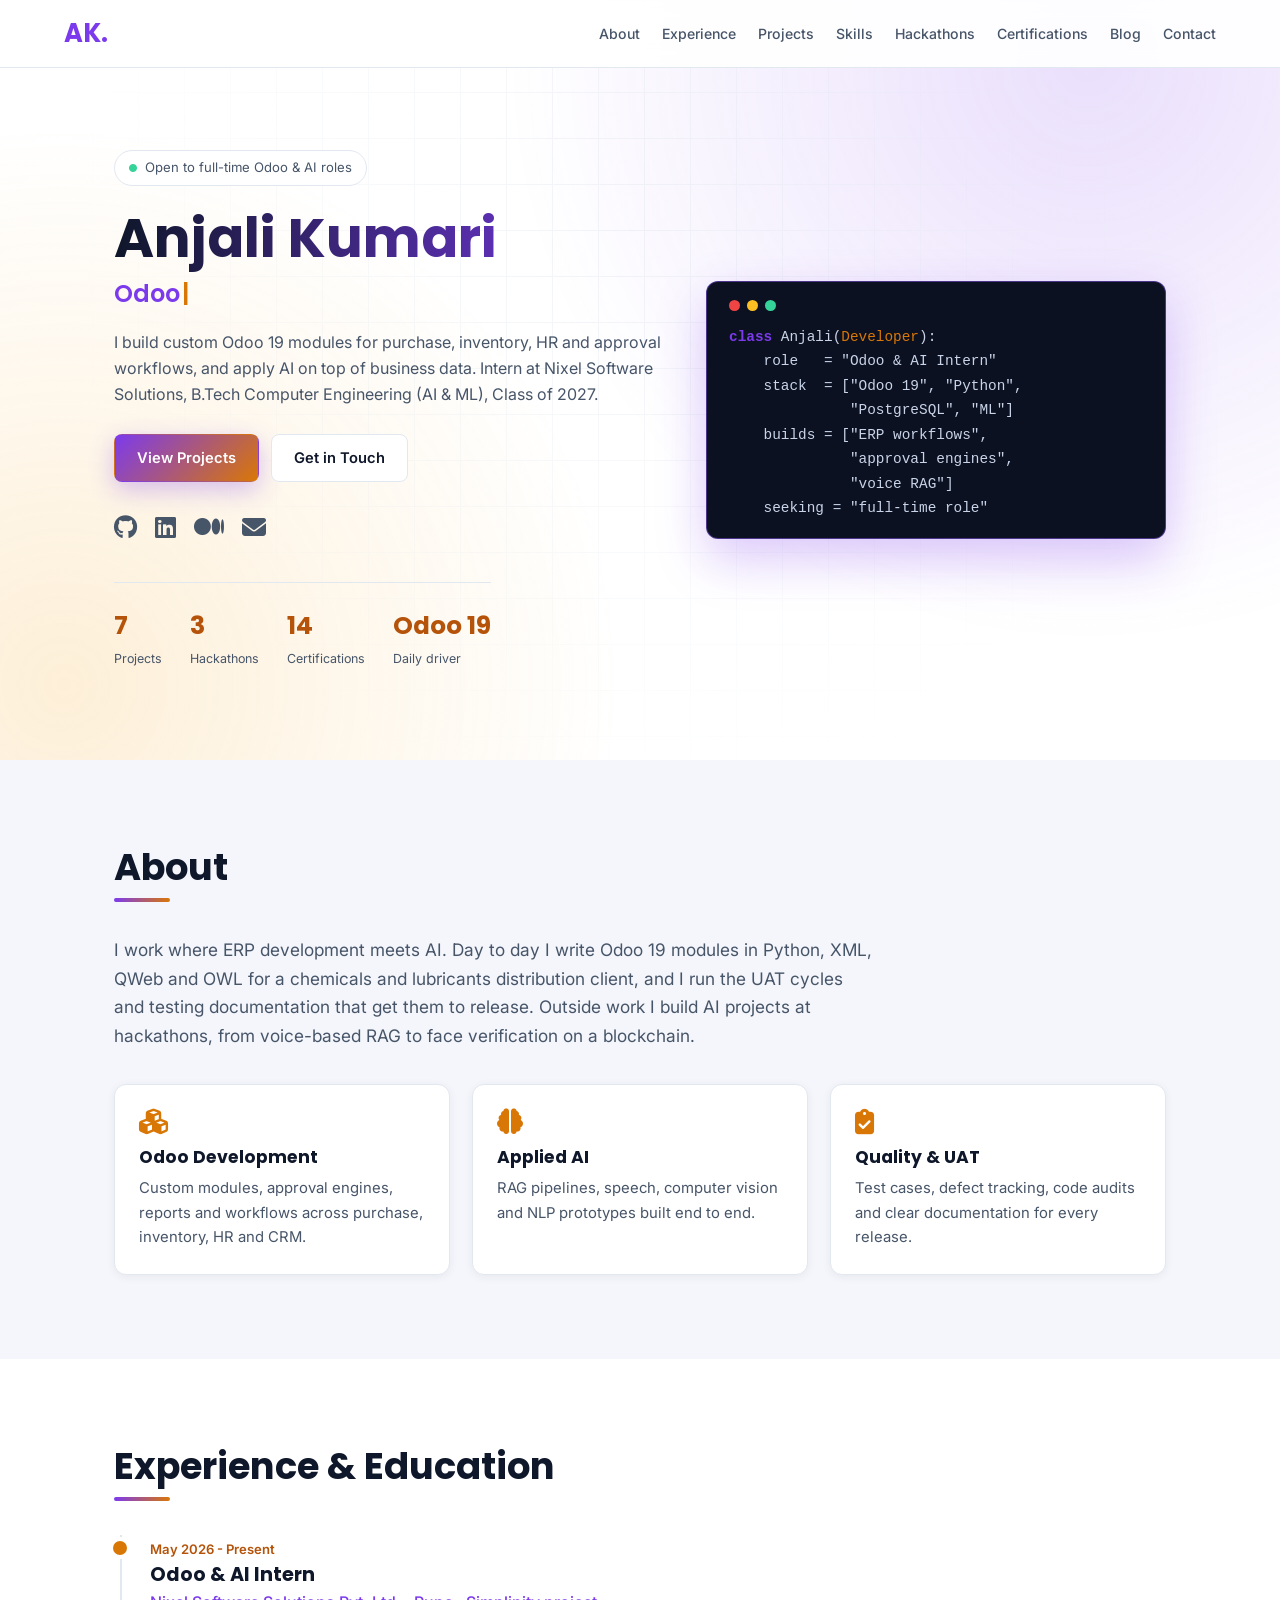
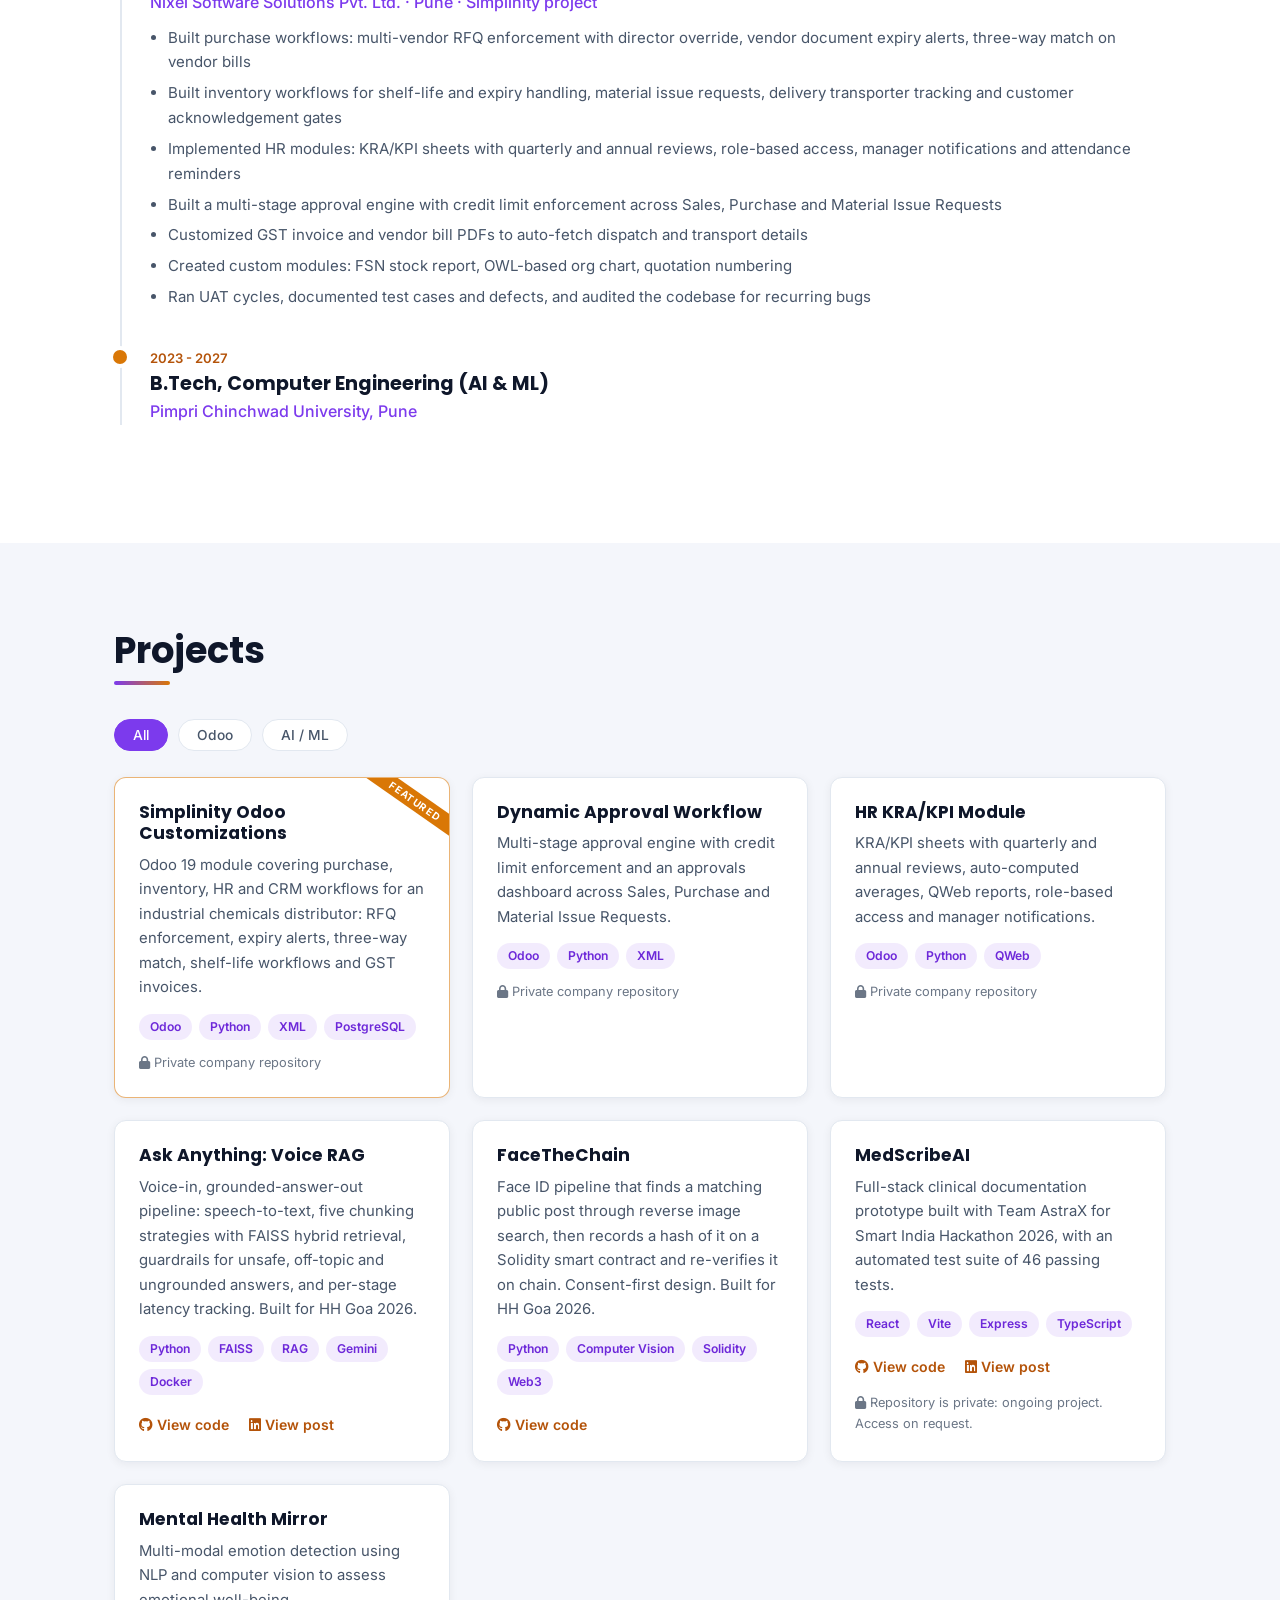
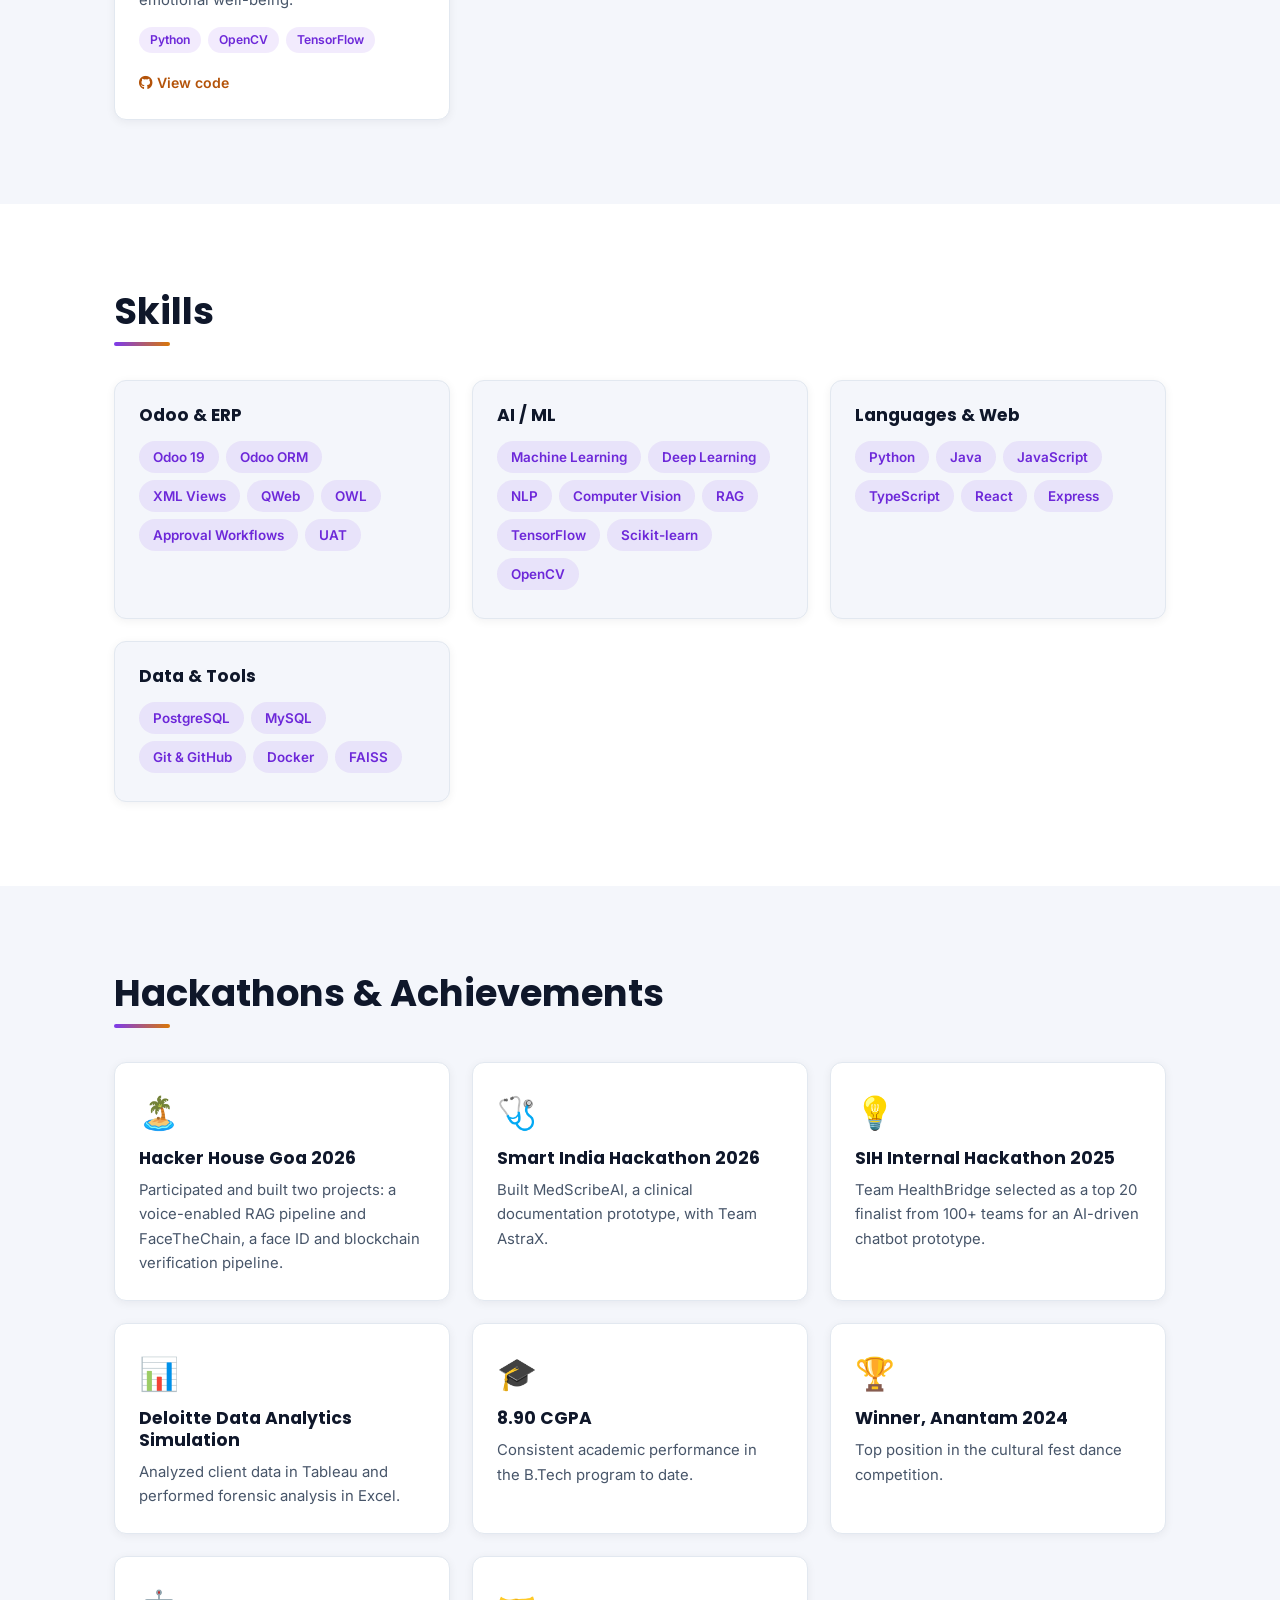
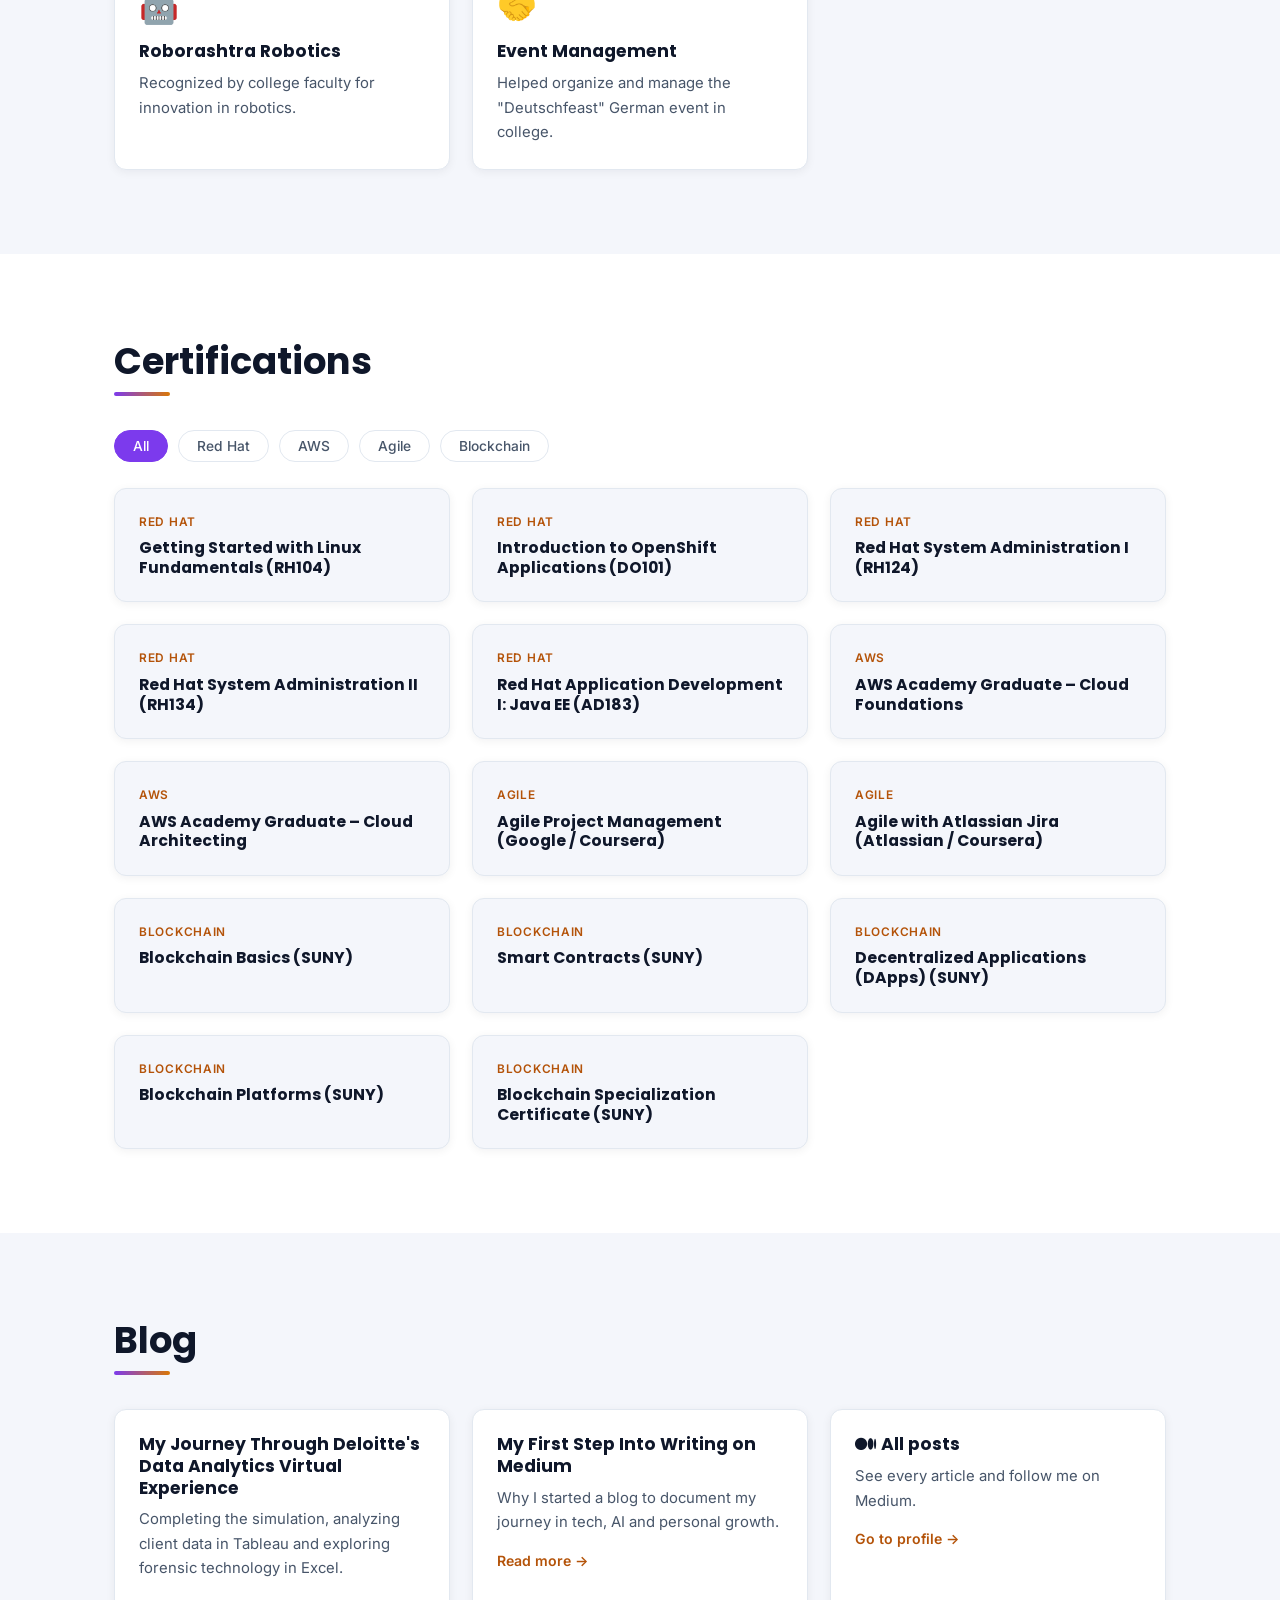
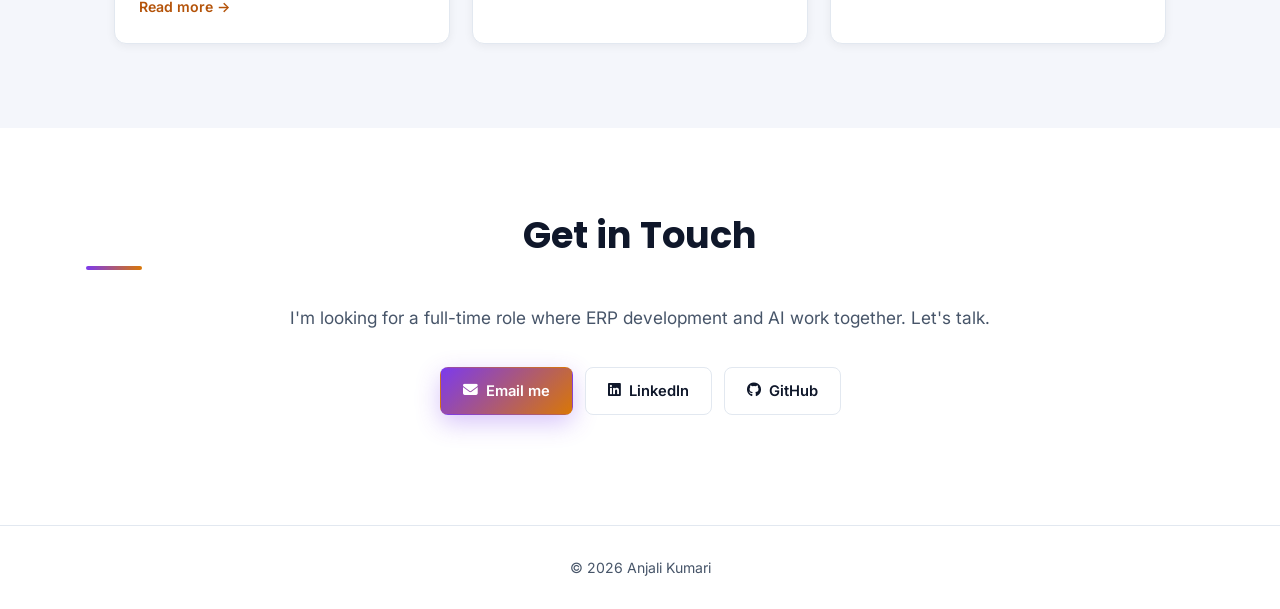
<file: index.html>
<!DOCTYPE html>
<html lang="en">
<head>
<meta charset="UTF-8">
<meta name="viewport" content="width=device-width, initial-scale=1.0">
<title>Anjali Kumari | Odoo &amp; AI Developer</title>
<meta name="description" content="Odoo & AI Developer Intern building custom Odoo 19 modules and AI projects. Portfolio of Anjali Kumari.">
<meta property="og:title" content="Anjali Kumari | Odoo & AI Developer">
<meta property="og:description" content="Custom Odoo 19 modules, ERP workflows and applied AI.">
<link rel="icon" href="data:image/svg+xml,<svg xmlns='http://www.w3.org/2000/svg' viewBox='0 0 100 100'><text y='.9em' font-size='90'>⚙️</text></svg>">
<link rel="stylesheet" href="https://cdnjs.cloudflare.com/ajax/libs/font-awesome/6.5.1/css/all.min.css">
<link rel="preconnect" href="https://fonts.googleapis.com">
<link rel="preconnect" href="https://fonts.gstatic.com" crossorigin>
<link href="https://fonts.googleapis.com/css2?family=Poppins:wght@500;600;700&family=Inter:wght@400;500;600&display=swap" rel="stylesheet">
<link rel="stylesheet" href="style.css">
<script>document.documentElement.classList.add('js')</script>
</head>
<body>
<div id="bar"></div>
<header>
  <a class="logo" href="#top">AK.</a>
  <button class="menu-btn" aria-label="Menu" aria-expanded="false"><i class="fas fa-bars"></i></button>
  <nav><ul>
    <li><a href="#about">About</a></li><li><a href="#experience">Experience</a></li>
    <li><a href="#projects">Projects</a></li><li><a href="#skills">Skills</a></li>
    <li><a href="#hackathons">Hackathons</a></li><li><a href="#certifications">Certifications</a></li>
    <li><a href="#blog">Blog</a></li><li><a href="#contact">Contact</a></li>
  </ul></nav>
</header>

<main id="top">
<section id="hero">
  <div class="wrap hero-grid">
    <div>
      <span class="badge"><i class="fas fa-circle"></i> Open to full-time Odoo &amp; AI roles</span>
      <h1 class="grad">Anjali Kumari</h1>
      <h2><span id="role">Odoo &amp; AI Developer</span><span class="cursor">|</span></h2>
      <p>I build custom Odoo 19 modules for purchase, inventory, HR and approval workflows, and apply AI on top of business data. Intern at Nixel Software Solutions, B.Tech Computer Engineering (AI &amp; ML), Class of 2027.</p>
      <div class="btns">
        <a class="btn primary" href="#projects">View Projects</a>
        <a class="btn" href="#contact">Get in Touch</a>
        <a class="btn" data-link="resume" hidden target="_blank"><i class="fas fa-file-arrow-down"></i> Resume</a>
      </div>
      <div class="social">
        <a href="https://github.com/Kumari-Anjali-12" target="_blank" title="GitHub"><i class="fab fa-github"></i></a>
        <a href="https://www.linkedin.com/in/anjali-kumari-ab0300292" target="_blank" title="LinkedIn"><i class="fab fa-linkedin"></i></a>
        <a href="https://medium.com/@Anjali-Kumari-26" target="_blank" title="Medium"><i class="fab fa-medium"></i></a>
        <a href="mailto:kumarianjali5424@gmail.com" title="Email"><i class="fas fa-envelope"></i></a>
      </div>
      <div class="stats">
        <div><b data-n="7">7</b><span>Projects</span></div>
        <div><b data-n="3">3</b><span>Hackathons</span></div>
        <div><b data-n="14">14</b><span>Certifications</span></div>
        <div><b>Odoo 19</b><span>Daily driver</span></div>
      </div>
    </div>
    <div class="code-card" aria-hidden="true">
      <div class="dots"><i></i><i></i><i></i></div>
<pre><b>class</b> Anjali(<i>Developer</i>):
    role   = "Odoo &amp; AI Intern"
    stack  = ["Odoo 19", "Python",
              "PostgreSQL", "ML"]
    builds = ["ERP workflows",
              "approval engines",
              "voice RAG"]
    seeking = "full-time role"</pre>
    </div>
  </div>
</section>

<section id="about"><div class="wrap">
  <h2>About</h2>
  <p class="lead">I work where ERP development meets AI. Day to day I write Odoo 19 modules in Python, XML, QWeb and OWL for a chemicals and lubricants distribution client, and I run the UAT cycles and testing documentation that get them to release. Outside work I build AI projects at hackathons, from voice-based RAG to face verification on a blockchain.</p>
  <div class="grid3">
    <div class="card"><i class="fas fa-cubes"></i><h3>Odoo Development</h3><p>Custom modules, approval engines, reports and workflows across purchase, inventory, HR and CRM.</p></div>
    <div class="card"><i class="fas fa-brain"></i><h3>Applied AI</h3><p>RAG pipelines, speech, computer vision and NLP prototypes built end to end.</p></div>
    <div class="card"><i class="fas fa-clipboard-check"></i><h3>Quality &amp; UAT</h3><p>Test cases, defect tracking, code audits and clear documentation for every release.</p></div>
  </div>
</div></section>

<section id="experience"><div class="wrap">
  <h2>Experience &amp; Education</h2>
  <div class="timeline">
    <div class="t-item">
      <time>May 2026 - Present</time>
      <h3>Odoo &amp; AI Intern</h3><p class="sub">Nixel Software Solutions Pvt. Ltd. &middot; Pune &middot; Simplinity project</p>
      <ul>
        <li>Built purchase workflows: multi-vendor RFQ enforcement with director override, vendor document expiry alerts, three-way match on vendor bills</li>
        <li>Built inventory workflows for shelf-life and expiry handling, material issue requests, delivery transporter tracking and customer acknowledgement gates</li>
        <li>Implemented HR modules: KRA/KPI sheets with quarterly and annual reviews, role-based access, manager notifications and attendance reminders</li>
        <li>Built a multi-stage approval engine with credit limit enforcement across Sales, Purchase and Material Issue Requests</li>
        <li>Customized GST invoice and vendor bill PDFs to auto-fetch dispatch and transport details</li>
        <li>Created custom modules: FSN stock report, OWL-based org chart, quotation numbering</li>
        <li>Ran UAT cycles, documented test cases and defects, and audited the codebase for recurring bugs</li>
      </ul>
    </div>
    <div class="t-item">
      <time>2023 - 2027</time>
      <h3>B.Tech, Computer Engineering (AI &amp; ML)</h3><p class="sub">Pimpri Chinchwad University, Pune</p>
    </div>
  </div>
</div></section>

<section id="projects"><div class="wrap">
  <h2>Projects</h2>
  <div class="filters" data-target="proj">
    <button class="active" data-f="all">All</button><button data-f="odoo">Odoo</button><button data-f="ai">AI / ML</button>
  </div>
  <div class="grid3" id="proj">
    <article class="card proj featured" data-c="odoo"><h3>Simplinity Odoo Customizations</h3><p>Odoo 19 module covering purchase, inventory, HR and CRM workflows for an industrial chemicals distributor: RFQ enforcement, expiry alerts, three-way match, shelf-life workflows and GST invoices.</p><div class="tags"><span>Odoo</span><span>Python</span><span>XML</span><span>PostgreSQL</span></div><p class="note"><i class="fas fa-lock"></i> Private company repository</p></article>
    <article class="card proj" data-c="odoo"><h3>Dynamic Approval Workflow</h3><p>Multi-stage approval engine with credit limit enforcement and an approvals dashboard across Sales, Purchase and Material Issue Requests.</p><div class="tags"><span>Odoo</span><span>Python</span><span>XML</span></div><p class="note"><i class="fas fa-lock"></i> Private company repository</p></article>
    <article class="card proj" data-c="odoo"><h3>HR KRA/KPI Module</h3><p>KRA/KPI sheets with quarterly and annual reviews, auto-computed averages, QWeb reports, role-based access and manager notifications.</p><div class="tags"><span>Odoo</span><span>Python</span><span>QWeb</span></div><p class="note"><i class="fas fa-lock"></i> Private company repository</p></article>
    <article class="card proj" data-c="ai"><h3>Ask Anything: Voice RAG</h3><p>Voice-in, grounded-answer-out pipeline: speech-to-text, five chunking strategies with FAISS hybrid retrieval, guardrails for unsafe, off-topic and ungrounded answers, and per-stage latency tracking. Built for HH Goa 2026.</p><div class="tags"><span>Python</span><span>FAISS</span><span>RAG</span><span>Gemini</span><span>Docker</span></div><a class="link" data-link="rag" target="_blank" hidden><i class="fab fa-github"></i> View code</a> <a class="link" data-link="ragPost" target="_blank" hidden style="margin-left:16px"><i class="fab fa-linkedin"></i> View post</a></article>
    <article class="card proj" data-c="ai"><h3>FaceTheChain</h3><p>Face ID pipeline that finds a matching public post through reverse image search, then records a hash of it on a Solidity smart contract and re-verifies it on chain. Consent-first design. Built for HH Goa 2026.</p><div class="tags"><span>Python</span><span>Computer Vision</span><span>Solidity</span><span>Web3</span></div><a class="link" data-link="facechain" target="_blank" hidden><i class="fab fa-github"></i> View code</a></article>
    <article class="card proj" data-c="ai"><h3>MedScribeAI</h3><p>Full-stack clinical documentation prototype built with Team AstraX for Smart India Hackathon 2026, with an automated test suite of 46 passing tests.</p><div class="tags"><span>React</span><span>Vite</span><span>Express</span><span>TypeScript</span></div><a class="link" data-link="medscribe" target="_blank" hidden><i class="fab fa-github"></i> View code</a> <a class="link" data-link="sih2026" target="_blank" hidden style="margin-left:16px"><i class="fab fa-linkedin"></i> View post</a><p class="note"><i class="fas fa-lock"></i> Repository is private: ongoing project. Access on request.</p></article>
    <article class="card proj" data-c="ai"><h3>Mental Health Mirror</h3><p>Multi-modal emotion detection using NLP and computer vision to assess emotional well-being.</p><div class="tags"><span>Python</span><span>OpenCV</span><span>TensorFlow</span></div><a class="link" data-link="mhm" target="_blank" hidden><i class="fab fa-github"></i> View code</a></article>
  </div>
</div></section>

<section id="skills"><div class="wrap">
  <h2>Skills</h2>
  <div class="grid3">
    <div class="card"><h3>Odoo &amp; ERP</h3><div class="tags big"><span>Odoo 19</span><span>Odoo ORM</span><span>XML Views</span><span>QWeb</span><span>OWL</span><span>Approval Workflows</span><span>UAT</span></div></div>
    <div class="card"><h3>AI / ML</h3><div class="tags big"><span>Machine Learning</span><span>Deep Learning</span><span>NLP</span><span>Computer Vision</span><span>RAG</span><span>TensorFlow</span><span>Scikit-learn</span><span>OpenCV</span></div></div>
    <div class="card"><h3>Languages &amp; Web</h3><div class="tags big"><span>Python</span><span>Java</span><span>JavaScript</span><span>TypeScript</span><span>React</span><span>Express</span></div></div>
    <div class="card"><h3>Data &amp; Tools</h3><div class="tags big"><span>PostgreSQL</span><span>MySQL</span><span>Git &amp; GitHub</span><span>Docker</span><span>FAISS</span></div></div>
  </div>
</div></section>

<section id="hackathons"><div class="wrap">
  <h2>Hackathons &amp; Achievements</h2>
  <div class="grid3">
    <a class="card ach" data-link="ragPost" target="_blank"><span>🏝️</span><h3>Hacker House Goa 2026</h3><p>Participated and built two projects: a voice-enabled RAG pipeline and FaceTheChain, a face ID and blockchain verification pipeline.</p></a>
    <a class="card ach" data-link="sih2026" target="_blank"><span>🩺</span><h3>Smart India Hackathon 2026</h3><p>Built MedScribeAI, a clinical documentation prototype, with Team AstraX.</p></a>
    <a class="card ach" href="https://www.linkedin.com/posts/anjali-kumari-ab0300292_smartindiahackathon2025-smartindiahackathon-activity-7383509331205492736-Ukmk" target="_blank"><span>💡</span><h3>SIH Internal Hackathon 2025</h3><p>Team HealthBridge selected as a top 20 finalist from 100+ teams for an AI-driven chatbot prototype.</p></a>
    <a class="card ach" href="https://www.linkedin.com/posts/anjali-kumari-ab0300292_deloitte-dataanalytics-virtualexperience-activity-7392181471618269184-f967" target="_blank"><span>📊</span><h3>Deloitte Data Analytics Simulation</h3><p>Analyzed client data in Tableau and performed forensic analysis in Excel.</p></a>
    <div class="card ach"><span>🎓</span><h3>8.90 CGPA</h3><p>Consistent academic performance in the B.Tech program to date.</p></div>
    <div class="card ach"><span>🏆</span><h3>Winner, Anantam 2024</h3><p>Top position in the cultural fest dance competition.</p></div>
    <div class="card ach"><span>🤖</span><h3>Roborashtra Robotics</h3><p>Recognized by college faculty for innovation in robotics.</p></div>
    <div class="card ach"><span>🤝</span><h3>Event Management</h3><p>Helped organize and manage the "Deutschfeast" German event in college.</p></div>
  </div>
</div></section>

<section id="certifications"><div class="wrap">
  <h2>Certifications</h2>
  <div class="filters" data-target="certs">
    <button class="active" data-f="all">All</button><button data-f="redhat">Red Hat</button><button data-f="aws">AWS</button><button data-f="agile">Agile</button><button data-f="blockchain">Blockchain</button>
  </div>
  <div class="grid3" id="certs"></div>
</div></section>

<section id="blog"><div class="wrap">
  <h2>Blog</h2>
  <div class="grid3">
    <a class="card" href="https://medium.com/@Anjali-Kumari-26/my-journey-through-deloitte-australias-data-analytics-virtual-experience-53f0de99d487" target="_blank"><h3>My Journey Through Deloitte's Data Analytics Virtual Experience</h3><p>Completing the simulation, analyzing client data in Tableau and exploring forensic technology in Excel.</p><span class="more">Read more &rarr;</span></a>
    <a class="card" href="https://medium.com/@Anjali-Kumari-26/a-small-step-into-writing-a-big-hope-for-growth-0440eb8a3891" target="_blank"><h3>My First Step Into Writing on Medium</h3><p>Why I started a blog to document my journey in tech, AI and personal growth.</p><span class="more">Read more &rarr;</span></a>
    <a class="card" href="https://medium.com/@Anjali-Kumari-26" target="_blank"><h3><i class="fab fa-medium"></i> All posts</h3><p>See every article and follow me on Medium.</p><span class="more">Go to profile &rarr;</span></a>
  </div>
</div></section>

<section id="contact"><div class="wrap center">
  <h2>Get in Touch</h2>
  <p class="lead">I'm looking for a full-time role where ERP development and AI work together. Let's talk.</p>
  <div class="btns" style="justify-content:center">
    <a class="btn primary" href="mailto:kumarianjali5424@gmail.com"><i class="fas fa-envelope"></i> Email me</a>
    <a class="btn" href="https://www.linkedin.com/in/anjali-kumari-ab0300292" target="_blank"><i class="fab fa-linkedin"></i> LinkedIn</a>
    <a class="btn" href="https://github.com/Kumari-Anjali-12" target="_blank"><i class="fab fa-github"></i> GitHub</a>
  </div>
</div></section>
</main>

<footer><p>&copy; <span id="yr">2026</span> Anjali Kumari</p></footer>
<script src="script.js"></script>
</body>
</html>
</file>
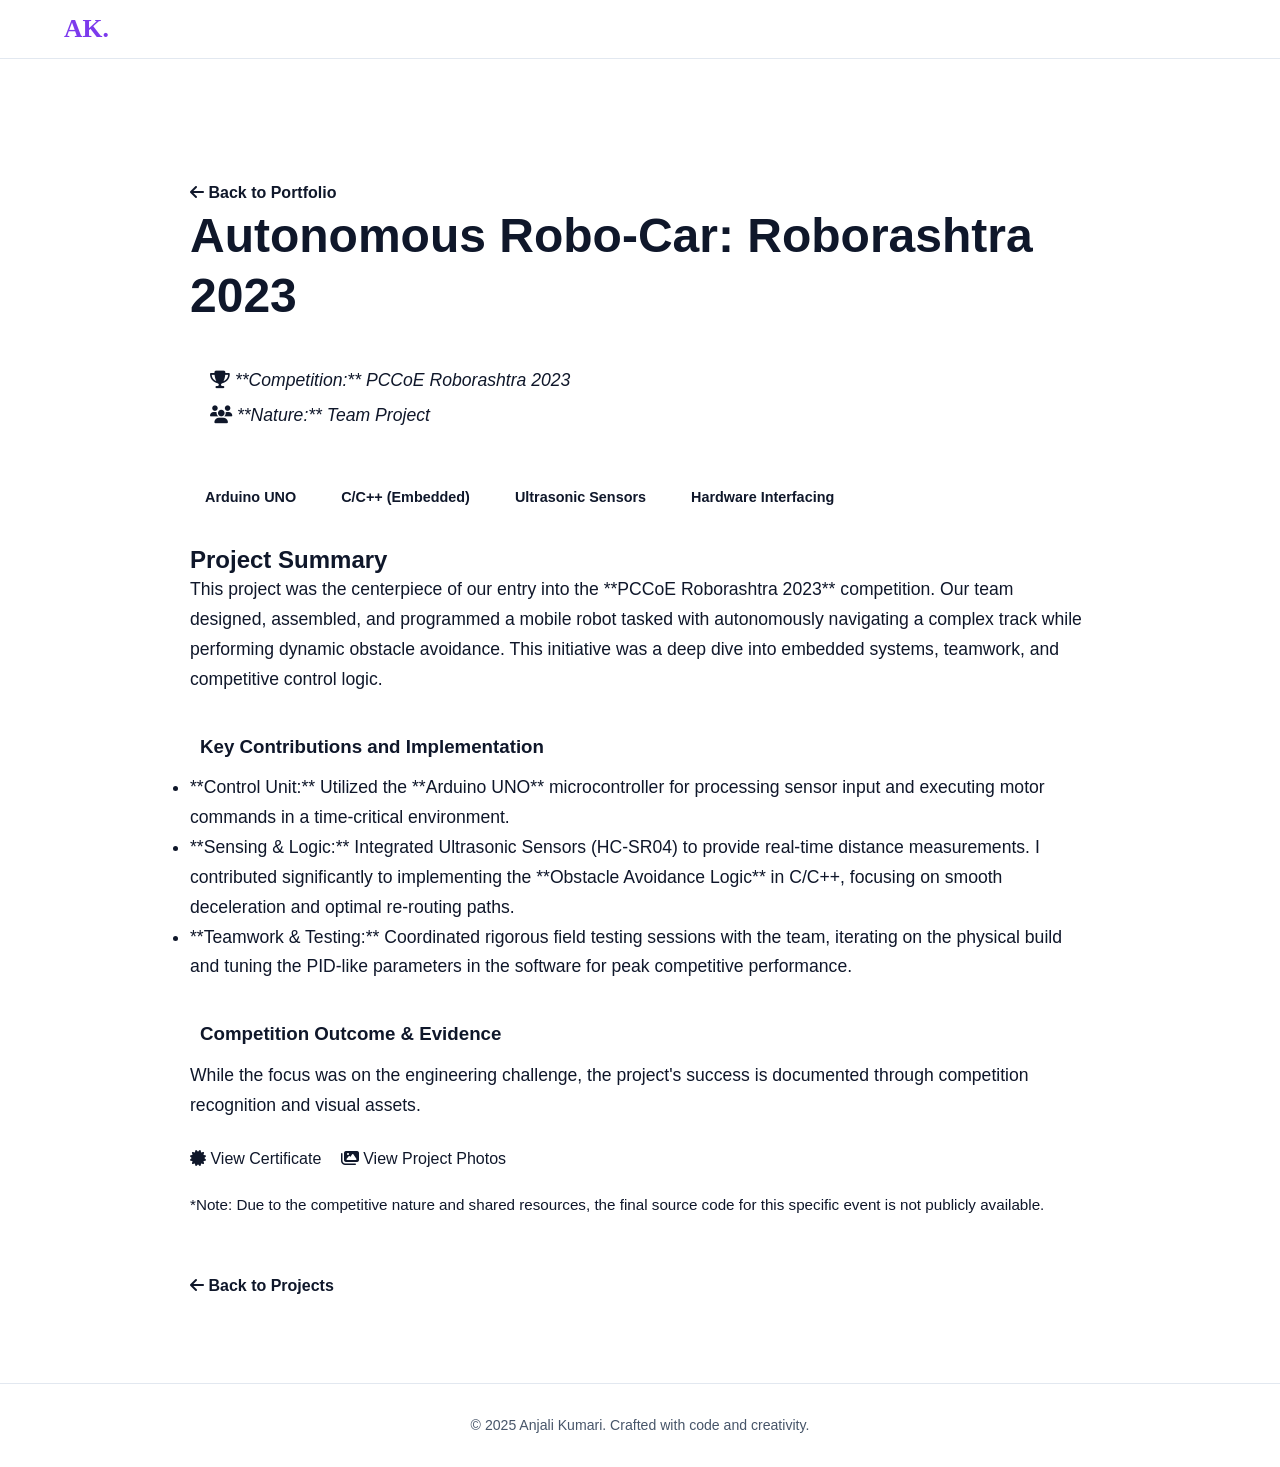
<file: projects/autonomous-robocar.html>
<!DOCTYPE html>
<html lang="en">
<head>
    <meta charset="UTF-8">
    <meta name="viewport" content="width=device-width, initial-scale=1.0">
    <title>Autonomous Robo-Car | PCCoE Roborashtra</title>
    <link rel="stylesheet" href="../style.css"> 
    <link rel="stylesheet" href="https://cdnjs.cloudflare.com/ajax/libs/font-awesome/6.5.1/css/all.min.css">
    <style>
        /* Add specific styles for the detail page content (copied from previous correction) */
        .project-detail {
            max-width: 900px;
            margin: 0 auto;
            padding-top: 150px; /* Space below fixed header */
        }
        .project-detail h1 {
            font-size: 3rem;
            color: var(--accent-gold);
            margin-bottom: 20px;
        }
        .project-detail .tech-stack {
            display: flex;
            gap: 15px;
            margin-bottom: 30px;
            flex-wrap: wrap;
        }
        .tech-stack span {
            background-color: var(--accent-purple);
            padding: 5px 15px;
            border-radius: 5px;
            font-size: 0.9rem;
            font-weight: 600;
        }
        .project-detail p, .project-detail ul {
            margin-bottom: 25px;
            color: var(--text-secondary);
            line-height: 1.7;
            font-size: 1.1rem;
        }
        .project-detail h3 {
            color: var(--text-primary);
            margin-top: 40px;
            margin-bottom: 15px;
            border-left: 4px solid var(--accent-gold);
            padding-left: 10px;
        }
        .project-actions a {
            margin-right: 15px;
        }
        .back-button {
            display: inline-block;
            margin-top: 30px;
            color: var(--accent-gold);
            text-decoration: none;
            font-weight: 600;
        }
        /* New style to visually separate the team/event info */
        .event-info {
            background-color: var(--bg-light);
            padding: 15px 20px;
            border-radius: 8px;
            margin-bottom: 30px;
        }
        .event-info p {
            margin: 5px 0;
            font-style: italic;
            color: var(--accent-gold);
        }
    </style>
</head>
<body>
    <header>
        <nav>
            <div class="logo">AK.</div>
        </nav>
    </header>

    <main>
        <section class="project-detail">
            <a href="../index.html#projects" class="back-button"><i class="fas fa-arrow-left"></i> Back to Portfolio</a>

            <h1>Autonomous Robo-Car: Roborashtra 2023</h1>
            
            <div class="event-info">
                <p><i class="fas fa-trophy"></i> **Competition:** PCCoE Roborashtra 2023</p>
                <p><i class="fas fa-users"></i> **Nature:** Team Project</p>
            </div>

            <div class="tech-stack">
                <span>Arduino UNO</span>
                <span>C/C++ (Embedded)</span>
                <span>Ultrasonic Sensors</span>
                <span>Hardware Interfacing</span>
            </div>

            <h2>Project Summary</h2>
            <p>This project was the centerpiece of our entry into the **PCCoE Roborashtra 2023** competition. Our team designed, assembled, and programmed a mobile robot tasked with autonomously navigating a complex track while performing dynamic obstacle avoidance. This initiative was a deep dive into embedded systems, teamwork, and competitive control logic.</p>

            <h3>Key Contributions and Implementation</h3>
            <ul>
                <li>**Control Unit:** Utilized the **Arduino UNO** microcontroller for processing sensor input and executing motor commands in a time-critical environment.</li>
                <li>**Sensing & Logic:** Integrated Ultrasonic Sensors (HC-SR04) to provide real-time distance measurements. I contributed significantly to implementing the **Obstacle Avoidance Logic** in C/C++, focusing on smooth deceleration and optimal re-routing paths.</li>
                <li>**Teamwork & Testing:** Coordinated rigorous field testing sessions with the team, iterating on the physical build and tuning the PID-like parameters in the software for peak competitive performance.</li>
            </ul>

            <h3>Competition Outcome & Evidence</h3>
            <p>While the focus was on the engineering challenge, the project's success is documented through competition recognition and visual assets.</p>

            <div class="project-actions">
                <a href="[Link to Certificate PDF or Image]" target="_blank" class="cta-button" style="background-color: var(--accent-purple); color: var(--text-primary); border: 2px solid var(--accent-purple);"><i class="fas fa-certificate"></i> View Certificate</a>
                
                <a href="[Link to Project Photos/Gallery]" target="_blank" class="cta-button"><i class="fas fa-images"></i> View Project Photos</a>
            </div>
            
            <p style="margin-top: 20px; font-size: 0.95rem; color: var(--text-secondary);">*Note: Due to the competitive nature and shared resources, the final source code for this specific event is not publicly available.</p>

            <a href="../index.html#projects" class="back-button"><i class="fas fa-arrow-left"></i> Back to Projects</a>
        </section>
    </main>
    
    <footer>
        <p>&copy; 2025 Anjali Kumari. Crafted with code and creativity.</p>
    </footer>

</body>
</html>
</file>
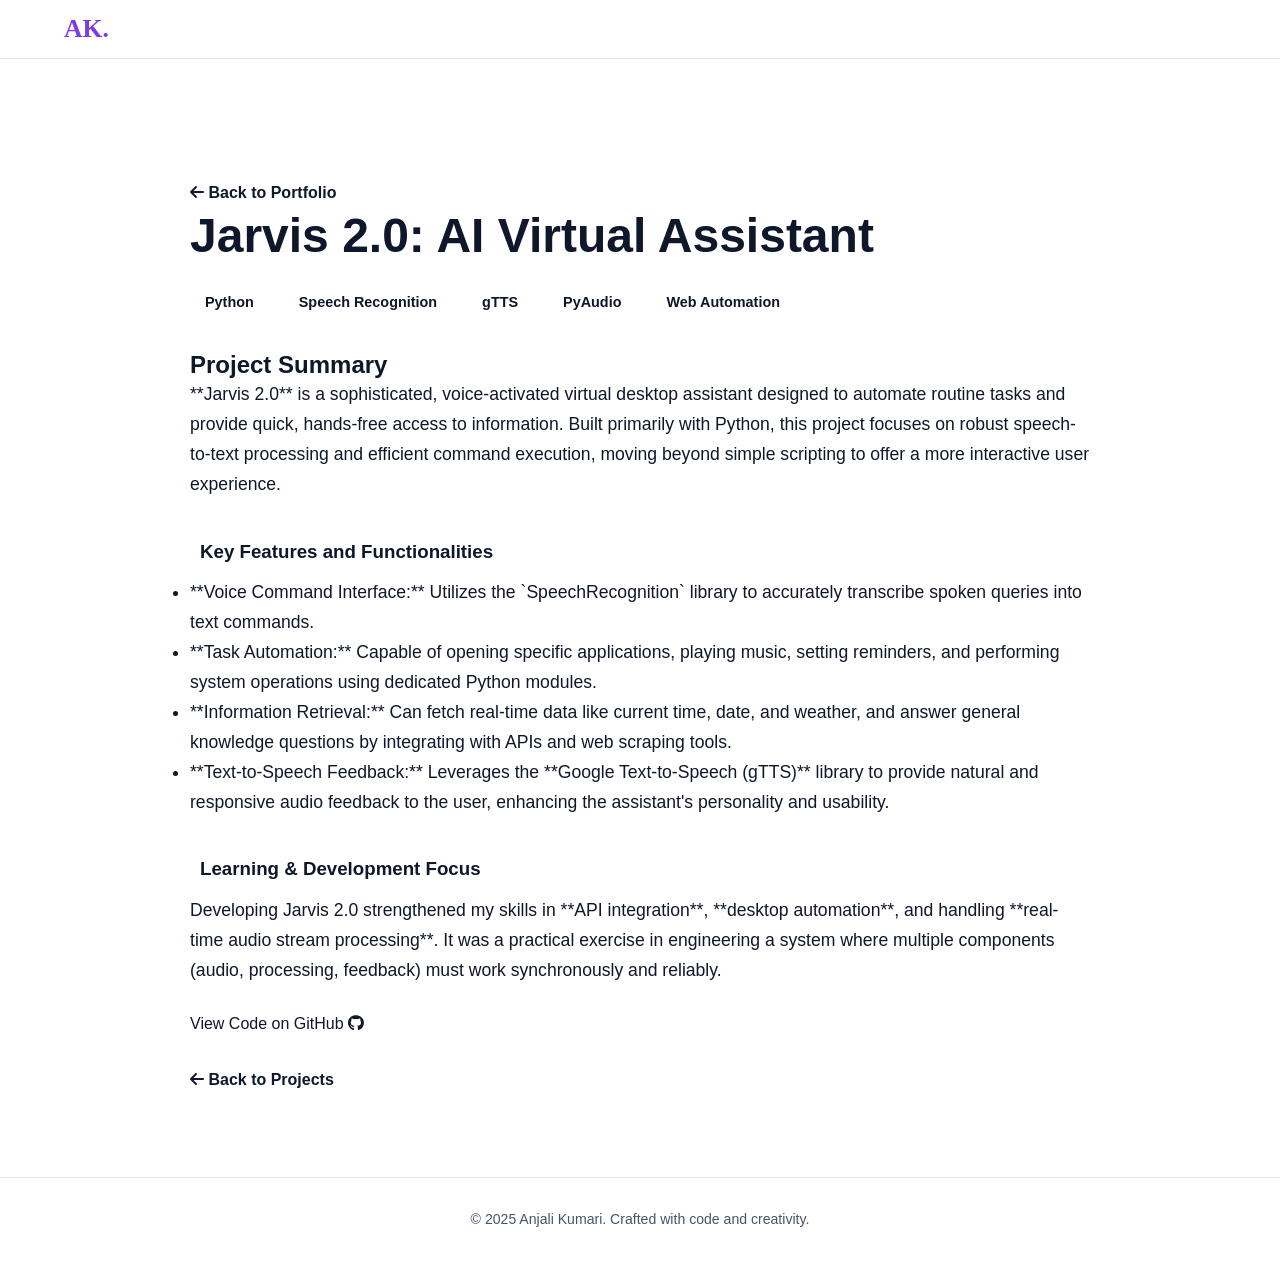
<file: projects/jarvis-2-0.html>
<!DOCTYPE html>
<html lang="en">
<head>
    <meta charset="UTF-8">
    <meta name="viewport" content="width=device-width, initial-scale=1.0">
    <title>Jarvis 2.0 | Project Detail</title>
    <link rel="stylesheet" href="../style.css"> 
    <link rel="stylesheet" href="https://cdnjs.cloudflare.com/ajax/libs/font-awesome/6.5.1/css/all.min.css">
    <style>
        /* Add specific styles for the detail page content (copied from previous correction) */
        .project-detail {
            max-width: 900px;
            margin: 0 auto;
            padding-top: 150px; /* Space below fixed header */
        }
        .project-detail h1 {
            font-size: 3rem;
            color: var(--accent-gold);
            margin-bottom: 20px;
        }
        .project-detail .tech-stack {
            display: flex;
            gap: 15px;
            margin-bottom: 30px;
            flex-wrap: wrap;
        }
        .tech-stack span {
            background-color: var(--accent-purple);
            padding: 5px 15px;
            border-radius: 5px;
            font-size: 0.9rem;
            font-weight: 600;
        }
        .project-detail p, .project-detail ul {
            margin-bottom: 25px;
            color: var(--text-secondary);
            line-height: 1.7;
            font-size: 1.1rem;
        }
        .project-detail h3 {
            color: var(--text-primary);
            margin-top: 40px;
            margin-bottom: 15px;
            border-left: 4px solid var(--accent-gold);
            padding-left: 10px;
        }
        .project-actions a {
            margin-right: 15px;
        }
        .back-button {
            display: inline-block;
            margin-top: 30px;
            color: var(--accent-gold);
            text-decoration: none;
            font-weight: 600;
        }
    </style>
</head>
<body>
    <header>
        <nav>
            <div class="logo">AK.</div>
        </nav>
    </header>

    <main>
        <section class="project-detail">
            <a href="../index.html#projects" class="back-button"><i class="fas fa-arrow-left"></i> Back to Portfolio</a>

            <h1>Jarvis 2.0: AI Virtual Assistant</h1>
            
            <div class="tech-stack">
                <span>Python</span>
                <span>Speech Recognition</span>
                <span>gTTS</span>
                <span>PyAudio</span>
                <span>Web Automation</span>
            </div>

            <h2>Project Summary</h2>
            <p>**Jarvis 2.0** is a sophisticated, voice-activated virtual desktop assistant designed to automate routine tasks and provide quick, hands-free access to information. Built primarily with Python, this project focuses on robust speech-to-text processing and efficient command execution, moving beyond simple scripting to offer a more interactive user experience.</p>

            <h3>Key Features and Functionalities</h3>
            <ul>
                <li>**Voice Command Interface:** Utilizes the `SpeechRecognition` library to accurately transcribe spoken queries into text commands.</li>
                <li>**Task Automation:** Capable of opening specific applications, playing music, setting reminders, and performing system operations using dedicated Python modules.</li>
                <li>**Information Retrieval:** Can fetch real-time data like current time, date, and weather, and answer general knowledge questions by integrating with APIs and web scraping tools.</li>
                <li>**Text-to-Speech Feedback:** Leverages the **Google Text-to-Speech (gTTS)** library to provide natural and responsive audio feedback to the user, enhancing the assistant's personality and usability.</li>
            </ul>

            <h3>Learning & Development Focus</h3>
            <p>Developing Jarvis 2.0 strengthened my skills in **API integration**, **desktop automation**, and handling **real-time audio stream processing**. It was a practical exercise in engineering a system where multiple components (audio, processing, feedback) must work synchronously and reliably.</p>

            <div class="project-actions">
                <a href="[Your GitHub Link for Jarvis]" target="_blank" class="cta-button">View Code on GitHub <i class="fab fa-github"></i></a>
            </div>

            <a href="../index.html#projects" class="back-button"><i class="fas fa-arrow-left"></i> Back to Projects</a>
        </section>
    </main>
    
    <footer>
        <p>&copy; 2025 Anjali Kumari. Crafted with code and creativity.</p>
    </footer>

</body>
</html>
</file>
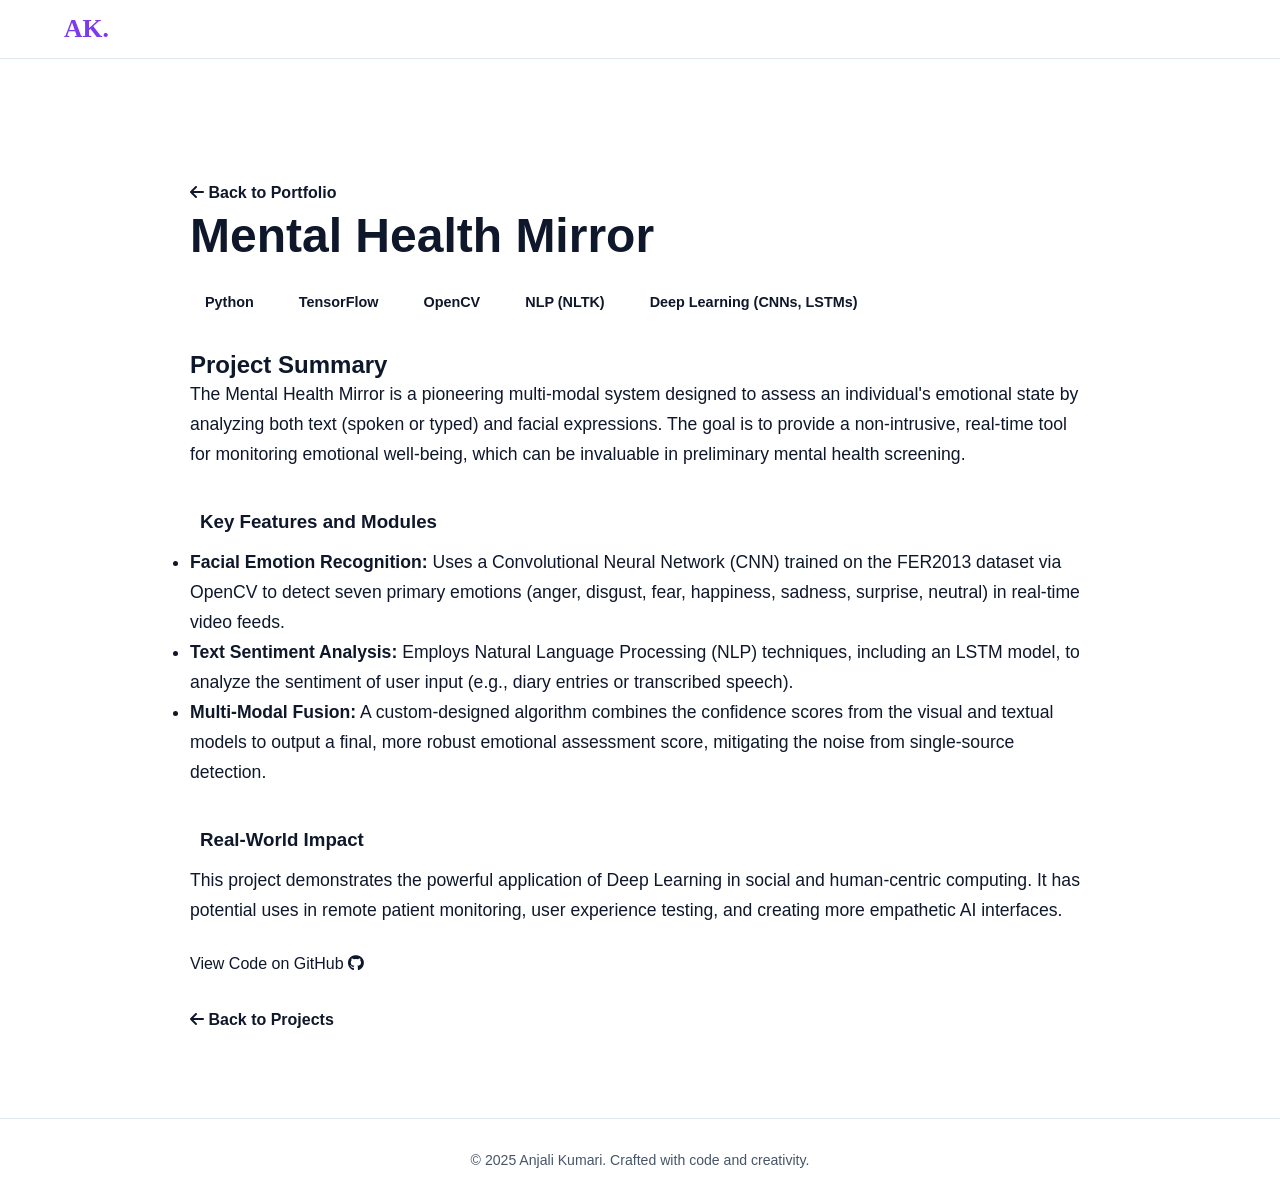
<file: projects/mental-health-mirror.html>
<!DOCTYPE html>
<html lang="en">
<head>
    <meta charset="UTF-8">
    <meta name="viewport" content="width=device-width, initial-scale=1.0">
    <title>Mental Health Mirror | Project Detail</title>
    <link rel="stylesheet" href="../style.css"> 
    <link rel="stylesheet" href="https://cdnjs.cloudflare.com/ajax/libs/font-awesome/6.5.1/css/all.min.css">
    <style>
        /* Add specific styles for the detail page content */
        .project-detail {
            max-width: 900px;
            margin: 0 auto;
            padding-top: 150px; /* Space below fixed header */
        }
        .project-detail h1 {
            font-size: 3rem;
            color: var(--accent-gold);
            margin-bottom: 20px;
        }
        .project-detail .tech-stack {
            display: flex;
            gap: 15px;
            margin-bottom: 30px;
            flex-wrap: wrap;
        }
        .tech-stack span {
            background-color: var(--accent-purple);
            padding: 5px 15px;
            border-radius: 5px;
            font-size: 0.9rem;
            font-weight: 600;
        }
        .project-detail p, .project-detail ul {
            margin-bottom: 25px;
            color: var(--text-secondary);
            line-height: 1.7;
            font-size: 1.1rem;
        }
        .project-detail h3 {
            color: var(--text-primary);
            margin-top: 40px;
            margin-bottom: 15px;
            border-left: 4px solid var(--accent-gold);
            padding-left: 10px;
        }
        .project-actions a {
            margin-right: 15px;
        }
        /* Style for the back button */
        .back-button {
            display: inline-block;
            margin-top: 30px;
            color: var(--accent-gold);
            text-decoration: none;
            font-weight: 600;
        }
    </style>
</head>
<body>
    <header>
        <nav>
            <div class="logo">AK.</div>
            </nav>
    </header>

    <main>
        <section class="project-detail">
            <a href="../index.html#projects" class="back-button"><i class="fas fa-arrow-left"></i> Back to Portfolio</a>

            <h1>Mental Health Mirror</h1>
            
            <div class="tech-stack">
                <span>Python</span>
                <span>TensorFlow</span>
                <span>OpenCV</span>
                <span>NLP (NLTK)</span>
                <span>Deep Learning (CNNs, LSTMs)</span>
            </div>

            <h2>Project Summary</h2>
            <p>The Mental Health Mirror is a pioneering multi-modal system designed to assess an individual's emotional state by analyzing both text (spoken or typed) and facial expressions. The goal is to provide a non-intrusive, real-time tool for monitoring emotional well-being, which can be invaluable in preliminary mental health screening.</p>

            <h3>Key Features and Modules</h3>
            <ul>
                <li><strong>Facial Emotion Recognition:</strong> Uses a Convolutional Neural Network (CNN) trained on the FER2013 dataset via OpenCV to detect seven primary emotions (anger, disgust, fear, happiness, sadness, surprise, neutral) in real-time video feeds.</li>
                <li><strong>Text Sentiment Analysis:</strong> Employs Natural Language Processing (NLP) techniques, including an LSTM model, to analyze the sentiment of user input (e.g., diary entries or transcribed speech).</li>
                <li><strong>Multi-Modal Fusion:</strong> A custom-designed algorithm combines the confidence scores from the visual and textual models to output a final, more robust emotional assessment score, mitigating the noise from single-source detection.</li>
            </ul>

            <h3>Real-World Impact</h3>
            <p>This project demonstrates the powerful application of Deep Learning in social and human-centric computing. It has potential uses in remote patient monitoring, user experience testing, and creating more empathetic AI interfaces.</p>

            <div class="project-actions">
                <a href="[Your GitHub Link]" target="_blank" class="cta-button">View Code on GitHub <i class="fab fa-github"></i></a>
                </div>

            <a href="../index.html#projects" class="back-button"><i class="fas fa-arrow-left"></i> Back to Projects</a>
        </section>
    </main>
    
    <footer>
        <p>&copy; 2025 Anjali Kumari. Crafted with code and creativity.</p>
    </footer>

</body>
</html>
</file>
<file: style.css>
:root{--bg:#ffffff;--bg2:#f4f6fb;--bg3:#ffffff;--gold:#d97706;--purple:#7c3aed;--tx:#0f172a;--mut:#475569;--bd:#e2e8f0}
*{margin:0;padding:0;box-sizing:border-box}
html{scroll-behavior:smooth;scroll-padding-top:80px}
body{background:var(--bg);color:var(--tx);font-family:'Inter',sans-serif;line-height:1.65;overflow-x:hidden}
h1,h2,h3{font-family:'Poppins',sans-serif;line-height:1.25}
a{color:inherit;text-decoration:none}
[hidden]{display:none!important}
.wrap{max-width:1100px;margin:0 auto;padding:0 24px}
section{padding:84px 0}
section:nth-of-type(even){background:var(--bg2)}
section>.wrap>h2{font-size:2rem;margin-bottom:34px;position:relative;padding-bottom:12px}
section>.wrap>h2::after{content:'';position:absolute;left:0;bottom:0;width:56px;height:4px;border-radius:2px;background:linear-gradient(90deg,var(--purple),var(--gold))}
.center{text-align:center}.center>h2::after{left:50%;transform:translateX(-50%)}
.lead{color:var(--mut);font-size:1.08rem;max-width:760px;margin-bottom:34px}.center .lead{margin-inline:auto}
header{position:fixed;top:0;left:0;right:0;z-index:50;display:flex;justify-content:space-between;align-items:center;padding:14px 5%;background:rgba(15,22,36,.88);backdrop-filter:blur(10px);border-bottom:1px solid var(--bd)}
.logo{font:700 1.6rem 'Poppins';color:var(--gold)}
nav ul{display:flex;gap:22px;list-style:none}
nav a{font-size:.88rem;font-weight:500;color:var(--mut);transition:color .2s}nav a:hover{color:var(--gold)}
.menu-btn{display:none;background:none;border:0;color:var(--tx);font-size:1.4rem;cursor:pointer}
#hero{padding:150px 0 90px;background:radial-gradient(circle at 80% 10%,rgba(139,92,246,.18),transparent 50%)}
.hero-grid{display:grid;grid-template-columns:1.2fr 1fr;gap:40px;align-items:center}
.badge{display:inline-flex;align-items:center;gap:8px;padding:6px 14px;border:1px solid var(--bd);border-radius:99px;font-size:.82rem;color:var(--mut);background:var(--bg2)}
.badge i{color:#34d399;font-size:.5rem}
#hero h1{font-size:3.4rem;margin:18px 0 4px}
#hero h2{font:600 1.5rem 'Poppins';color:var(--purple);margin-bottom:18px}
#hero p{color:var(--mut);max-width:560px;margin-bottom:26px}
.btns{display:flex;gap:12px;flex-wrap:wrap;margin-bottom:26px}
.btn{display:inline-flex;align-items:center;gap:8px;padding:11px 22px;border-radius:8px;border:1px solid var(--bd);font-weight:600;font-size:.92rem;background:var(--bg2);transition:.2s}
.btn:hover{border-color:var(--gold);transform:translateY(-2px)}
.btn.primary{background:var(--gold);color:#111827;border-color:var(--gold)}
.social{display:flex;gap:18px;font-size:1.5rem}.social a{color:var(--mut);transition:.2s}.social a:hover{color:var(--gold);transform:scale(1.12)}
.code-card{background:#0b1120;border:1px solid var(--bd);border-radius:12px;padding:18px 22px;box-shadow:0 20px 50px rgba(0,0,0,.4)}
.dots{display:flex;gap:7px;margin-bottom:14px}.dots i{width:11px;height:11px;border-radius:50%;background:#ef4444}.dots i:nth-child(2){background:#fbbf24}.dots i:nth-child(3){background:#34d399}
pre{font:.9rem/1.7 Consolas,monospace;color:#c9d4e8;white-space:pre-wrap}pre b{color:var(--purple)}pre i{color:var(--gold);font-style:normal}
.grid3{display:grid;grid-template-columns:repeat(auto-fit,minmax(290px,1fr));gap:22px}
.card{background:var(--bg2);border:1px solid var(--bd);border-radius:12px;padding:24px;transition:.25s;display:block}
section:nth-of-type(even) .card{background:var(--bg3)}
.card:hover{transform:translateY(-4px);border-color:var(--purple)}
.card>i{font-size:1.6rem;color:var(--gold);margin-bottom:12px}
.card h3{font-size:1.08rem;margin-bottom:8px}.card p{color:var(--mut);font-size:.93rem}
.tags{display:flex;flex-wrap:wrap;gap:7px;margin:14px 0 4px}
.tags span{padding:3px 11px;font-size:.76rem;font-weight:600;border-radius:99px;background:rgba(139,92,246,.16);color:#c4b5fd}
.tags.big span{font-size:.84rem;padding:5px 14px}
.note{font-size:.8rem!important;margin-top:12px;opacity:.8}
.link,.more{display:inline-block;margin-top:14px;font-size:.88rem;font-weight:600;color:var(--gold)}
.ach>span{font-size:2rem;display:block;margin-bottom:8px}
.filters{display:flex;gap:10px;flex-wrap:wrap;margin-bottom:26px}
.filters button{padding:7px 18px;border-radius:99px;border:1px solid var(--bd);background:none;color:var(--mut);font:500 .86rem 'Inter';cursor:pointer;transition:.2s}
.filters button:hover,.filters button.active{background:var(--gold);color:#111827;border-color:var(--gold)}
.cert small{display:block;color:var(--gold);font-size:.74rem;font-weight:600;text-transform:uppercase;letter-spacing:.06em;margin-bottom:6px}
.cert h3{margin:0;font-size:.98rem}
.timeline{border-left:2px solid var(--bd);margin-left:6px;padding-left:28px}
.t-item{position:relative;margin-bottom:34px}
.t-item::before{content:'';position:absolute;left:-37px;top:6px;width:14px;height:14px;border-radius:50%;background:var(--gold);box-shadow:0 0 0 4px var(--bg)}
.t-item time{font-size:.82rem;font-weight:600;color:var(--gold)}
.t-item h3{font-size:1.2rem;margin:2px 0}.sub{color:var(--purple);font-weight:500;margin-bottom:10px}
.t-item ul{color:var(--mut);padding-left:18px;font-size:.94rem}.t-item li{margin-bottom:6px}
footer{text-align:center;padding:30px;border-top:1px solid var(--bd);color:var(--mut);font-size:.88rem}
.js .reveal{opacity:0;transform:translateY(24px);transition:opacity .6s,transform .6s}.js .reveal.in{opacity:1;transform:none}
@media(max-width:820px){
 .menu-btn{display:block}
 nav{position:absolute;top:100%;left:0;right:0;background:var(--bg);border-bottom:1px solid var(--bd);display:none}
 nav.open{display:block}nav ul{flex-direction:column;gap:0;padding:8px 5%}nav li a{display:block;padding:12px 0}
 .hero-grid{grid-template-columns:1fr}.code-card{display:none}#hero h1{font-size:2.5rem}
}

/* ===== Catchy upgrades ===== */
#bar{position:fixed;top:0;left:0;height:3px;width:0;z-index:100;background:linear-gradient(90deg,var(--purple),var(--gold))}
#hero{position:relative;overflow:hidden;background:radial-gradient(circle at 85% 8%,rgba(139,92,246,.30),transparent 45%),radial-gradient(circle at 5% 90%,rgba(251,191,36,.12),transparent 40%)}
#hero::before{content:'';position:absolute;inset:0;background-image:linear-gradient(var(--bd) 1px,transparent 1px),linear-gradient(90deg,var(--bd) 1px,transparent 1px);background-size:46px 46px;opacity:.18;mask-image:radial-gradient(circle at 50% 30%,#000,transparent 70%);-webkit-mask-image:radial-gradient(circle at 50% 30%,#000,transparent 70%)}
.hero-grid{position:relative}
.grad{background:linear-gradient(90deg,#fff,var(--gold),var(--purple),#fff);background-size:300% 100%;-webkit-background-clip:text;background-clip:text;color:transparent;animation:flow 8s linear infinite}
@keyframes flow{to{background-position:300% 0}}
.cursor{color:var(--gold);animation:blink 1s steps(1) infinite;margin-left:2px}
@keyframes blink{50%{opacity:0}}
.stats{display:grid;grid-template-columns:repeat(4,auto);gap:10px 28px;margin-top:34px;padding-top:24px;border-top:1px solid var(--bd);width:fit-content}
.stats b{display:block;font:700 1.55rem 'Poppins';color:var(--gold)}.stats span{font-size:.78rem;color:var(--mut)}
.code-card{animation:float 6s ease-in-out infinite;border-color:rgba(139,92,246,.5);box-shadow:0 0 60px rgba(139,92,246,.25),0 20px 50px rgba(0,0,0,.5)}
@keyframes float{50%{transform:translateY(-12px)}}
.btn.primary{box-shadow:0 8px 24px rgba(251,191,36,.28)}.btn.primary:hover{box-shadow:0 12px 30px rgba(251,191,36,.45)}
.card{position:relative;overflow:hidden}
.card::before{content:'';position:absolute;inset:0;border-radius:12px;padding:1px;background:linear-gradient(135deg,var(--purple),transparent 45%,var(--gold));-webkit-mask:linear-gradient(#000 0 0) content-box,linear-gradient(#000 0 0);-webkit-mask-composite:xor;mask-composite:exclude;opacity:0;transition:opacity .3s;pointer-events:none}
.card:hover::before{opacity:1}.card:hover{box-shadow:0 14px 40px rgba(139,92,246,.2)}
.featured{border-color:rgba(251,191,36,.5)}
.featured::after{content:'FEATURED';position:absolute;top:14px;right:-30px;transform:rotate(35deg);background:var(--gold);color:#111827;font:700 .62rem 'Inter';letter-spacing:.1em;padding:3px 34px}
section>.wrap>h2{font-size:2.3rem}
section>.wrap>h2 span,.center h2{background:none}
.tags span{transition:.2s}.card:hover .tags span{background:rgba(251,191,36,.16);color:var(--gold)}
.t-item::before{animation:pulse 2.4s infinite}
@keyframes pulse{0%{box-shadow:0 0 0 0 rgba(251,191,36,.5)}70%{box-shadow:0 0 0 12px rgba(251,191,36,0)}100%{box-shadow:0 0 0 0 rgba(251,191,36,0)}}
@media(max-width:820px){.stats{grid-template-columns:repeat(2,auto)}}
@media(prefers-reduced-motion:reduce){*{animation:none!important;transition:none!important}}

/* ===== Bright theme overrides ===== */
header{background:rgba(255,255,255,.9)}
.grad{background:linear-gradient(90deg,#0f172a,#7c3aed,#d97706,#0f172a);background-size:300% 100%;-webkit-background-clip:text;background-clip:text}
#hero{background:radial-gradient(circle at 85% 8%,rgba(124,58,237,.16),transparent 45%),radial-gradient(circle at 5% 90%,rgba(245,158,11,.16),transparent 40%),#fff}
#hero::before{opacity:.5}
.btn{background:#fff;color:var(--tx)}
.btn.primary{background:linear-gradient(135deg,#7c3aed,#d97706);color:#fff;border-color:transparent;box-shadow:0 8px 24px rgba(124,58,237,.3)}
.btn.primary:hover{box-shadow:0 12px 30px rgba(124,58,237,.45)}
.badge{background:#fff}
.card,section:nth-of-type(even) .card{box-shadow:0 2px 10px rgba(15,23,42,.06)}
.card:hover{box-shadow:0 14px 36px rgba(124,58,237,.18)}
.tags span{background:rgba(124,58,237,.1);color:#6d28d9}
.card:hover .tags span{background:rgba(217,119,6,.14);color:#b45309}
.filters button{background:#fff}
.filters button:hover,.filters button.active{background:var(--purple);border-color:var(--purple);color:#fff}
.featured{border-color:rgba(217,119,6,.55)}
.featured::after{background:var(--gold);color:#fff}
.t-item::before{box-shadow:0 0 0 4px #fff}
.code-card{box-shadow:0 20px 50px rgba(124,58,237,.28)}
.link,.more,.cert small,.t-item time,.stats b{color:#b45309}
.logo{color:var(--purple)}
@keyframes pulse{0%{box-shadow:0 0 0 0 rgba(217,119,6,.45)}70%{box-shadow:0 0 0 12px rgba(217,119,6,0)}100%{box-shadow:0 0 0 0 rgba(217,119,6,0)}}
</file>
